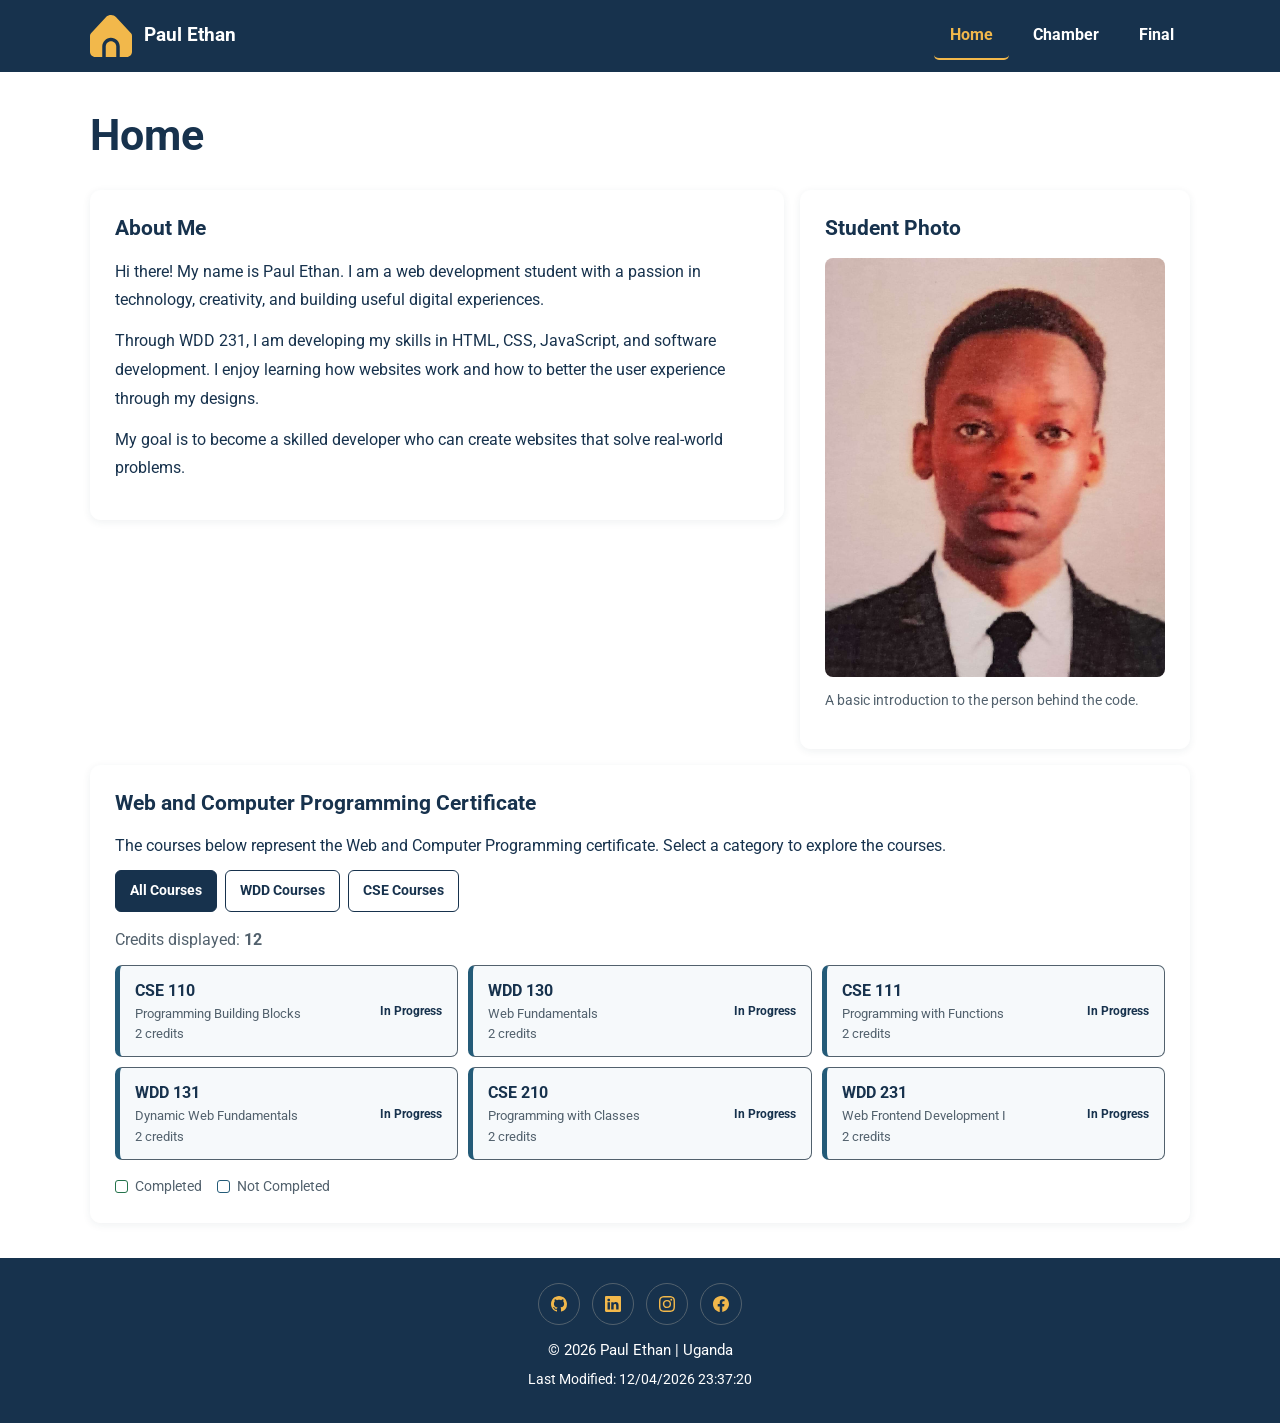
<file: index.html>
<!DOCTYPE html>
<html lang="en">

<head>
    <meta charset="UTF-8">
    <meta name="viewport" content="width=device-width, initial-scale=1.0">
    <meta name="description" content="Welcome to Paul Ethan's WDD 231 course home page consisting of web development journey, coursework, projects and programming progress.">
    <meta name="author" content="Paul Ethan">

    <meta property="og:title" content="Paul Ethan | WDD 231 Home">
    <meta property="og:description" content="Explore my web development coursework and projects.">
    <meta property="og:image" content="https://trixtrigger-lang.github.io/wdd231/images/profile.jpg">
    <meta property="og:type" content="website">
    <meta property="og:url" content="https://trixtrigger-lang.github.io/wdd231/">

    <title>Paul Ethan | WDD 231 Home</title>

    <!-- G00gle fonts-->
    <link rel="preconnect" href="https://fonts.googleapis.com">
    <link rel="preconnect" href="https://fonts.gstatic.com" crossorigin>
    <link href="https://fonts.googleapis.com/css2?family=Roboto:wght@400;500;700;900&display=swap" rel="stylesheet">
    
    <!-- Styles-->
    <link rel="stylesheet" href="styles/normalize.css">
    <link rel="stylesheet" href="styles/small.css">
    <link rel="stylesheet" href="styles/larger.css">

    <!-- Favicon-->
    <link rel="icon" href="favicon.ico">

    <!-- Scripts-->
    <script src="scripts/navigation.js" defer></script>
    <script src="scripts/date.js" defer></script>
    <script src="scripts/courses.js" defer></script>

</head>

<body>

    <a class="skip-link" href="#main-content">Skip to main content</a>

    <!--HEADER-->
    <header class="site-header">
        <div class="identity">
            <img src="images/home.svg" alt="Site logo" width="512" height="512">
            <span> Paul Ethan</span>
        </div>

        <button 
            class="menu-toggle"
            type="button"
            aria-label="Open navigation menu"
            aria-expanded="false"
            aria-controls="primary-navigation">

            <span class="menu-icon" aria-hidden="true"></span>
        </button>

        <nav id="primary-navigation" class="primary-nav" aria-label="Main navigation">
                
            <a href="index.html" aria-current="page">Home</a>
                
            <a href="chamber/index.html">Chamber</a>
                
            <a href="project/index.html">Final</a>
                
        </nav>
    </header>

    <!-- MAIN-->
    <main id="main-content">
        
        <h1>Home</h1>
        
        <div class="main-grid">
        
            <!-- ABOUT ME -->
            <section class="about card">
        
                <h2>About Me</h2>
        
                <p>
                    Hi there! My name is Paul Ethan. I am a web development
                    student with a passion in technology, creativity,
                    and building useful digital experiences.
                </p>
        
                <p>
                    Through WDD 231, I am developing my skills in
                    HTML, CSS, JavaScript, and software development.
                    I enjoy learning how websites work and how to better the user experience through my designs.
                </p>
        
                <p>
                    My goal is to become a skilled developer who can
                    create websites that solve real-world problems.
                </p>
        
            </section>
        
            <!-- STUDENT PHOTO -->
            <section class="photo card">
        
                <h2>Student Photo</h2>
        
                <img class="my-photo" 
                    src="images/my-photo.jpg" 
                    alt="Paul Ethan, web development student" 
                    width="400"
                    height="500" 
                    loading="lazy"
                >
        
                <p class="photo-note">
                    A basic introduction to the person behind the code.
                </p>
        
            </section>
        
            <!-- CERTIFICATE COURSES -->
            <section class="certificate card">
        
                <h2>Web and Computer Programming Certificate</h2>
        
                <p>
                    The courses below represent the Web and Computer
                    Programming certificate. Select a category to
                    explore the courses.
                </p>
        
                <!-- COURSE FILTER BUTTONS -->
                <div class="course-filters" role="group" aria-label="Filter courses">
        
                    <button class="filter-button active" type="button" data-filter="all" aria-pressed="true">
        
                        All Courses
        
                    </button>
        
                    <button class="filter-button" type="button" data-filter="WDD" aria-pressed="false">
        
                        WDD Courses
        
                    </button>
        
                    <button class="filter-button" type="button" data-filter="CSE" aria-pressed="false">
        
                        CSE Courses
        
                    </button>
        
                </div>
        
                <!-- CREDIT TOTAL -->
                <p class="credit-summary" aria-live="polite">
        
                    Credits displayed:
        
                    <strong id="credit-total">0</strong>
        
                </p>
        
                <!-- DYNAMIC COURSE CARDS -->
                <div id="course-list" class="course-list" aria-live="polite">
        
                    <p>Loading courses...</p>
        
                </div>
        
                <!-- COURSE COMPLETION KEY -->
                <div class="completion-key">
        
                    <span class="key-swatch completed-swatch"></span>
        
                    <span>Completed</span>
        
                    <span class="key-swatch pending-swatch"></span>
        
                    <span>Not Completed</span>
        
                </div>
        
            </section>
        
        </div>
        
    </main>

    <!--FOOTER-->
    <footer class="site-footer">
    
        <!-- SOCIAL MEDIA -->
        <div class="social-links">
    
            <a href="https://www.github.com/" target="_blank"><img src="images/github.svg" alt="github gateway" width="16" height="16"></a>
            <a href="https://www.linkedin.com/" target="_blank"><img src="images/linkedin.svg" alt="linkedin gateway" width="16" height="16"></a>
            <a href="https://www.instagram.com/" target="_blank"><img src="images/instagram.svg" alt="instagram gateway" width="16" height="16"></a>
            <a href="https://www.facebook.com/" target="_blank"><img src="images/facebook.svg" alt="facebook gateway" width="16" height="16"></a>
        </div>
    
        <!-- COPYRIGHT -->
        <p class="copyright">
    
            &copy;
    
            <span id="currentyear"></span>
    
            Paul Ethan | Uganda
    
        </p>
    
        <!-- LAST MODIFIED -->
        <p class="modified">
    
            Last Modified:
    
            <span id="lastModified"></span>
    
        </p>
    
    </footer>
</body>

</html>
</file>
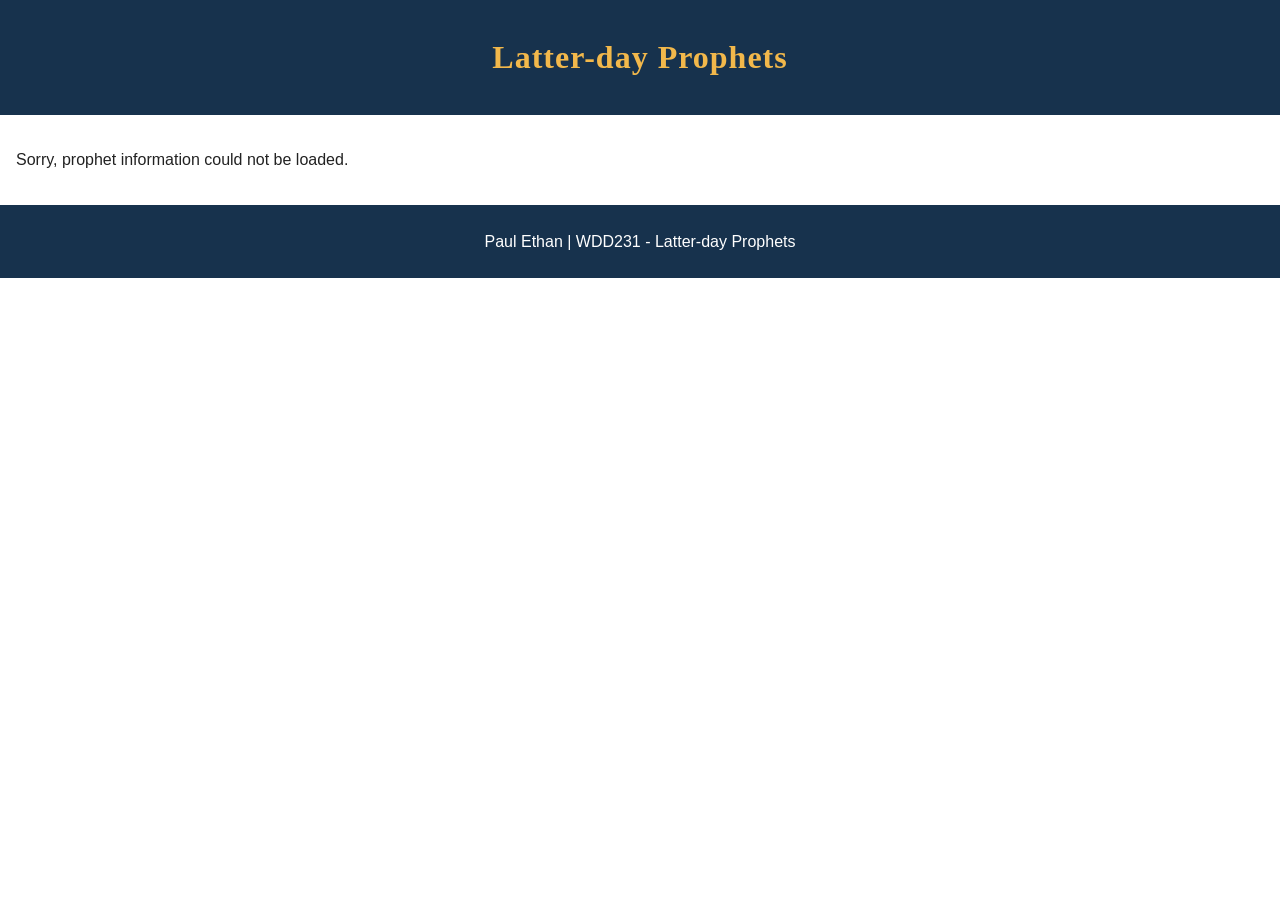
<file: prophets.html>
<!DOCTYPE html>
<html lang="en">

<head>
    <meta charset="UTF-8">
    <meta name="viewport" content="width=device-width, initial-scale=1.0">
    <meta name="description" content="Learn about the Latter-day prophets through biographical information and portraits.">
    <meta name="author" content="Paul Ethan">


    <!-- META TAGS-->
    <meta property="og:title" content="Latter-day Prophets">
    <meta property="og:description" content="Explore the lives, birthplaces, and biographies of Latter-day prophets.">
    <meta property="og:type" content="website">

    <title>Latter-day Prophets | WDD231</title>

    <!--STYLES-->
    <link rel="stylesheet" href="styles/prophets.css">

    <!--SCRIPTS-->
    <script src="scripts/prophets.js" defer></script>

    <!-- Favicon-->
    <link rel="icon" href="favicon1.ico">
</head>

<body>
    <header>
        <h1>Latter-day Prophets</h1>
    </header>

    <main>
        <div id="cards"></div>
    </main>

    <footer>
        <p>Paul Ethan | WDD231 - Latter-day Prophets</p>
    </footer>
</body>

</html>
</file>
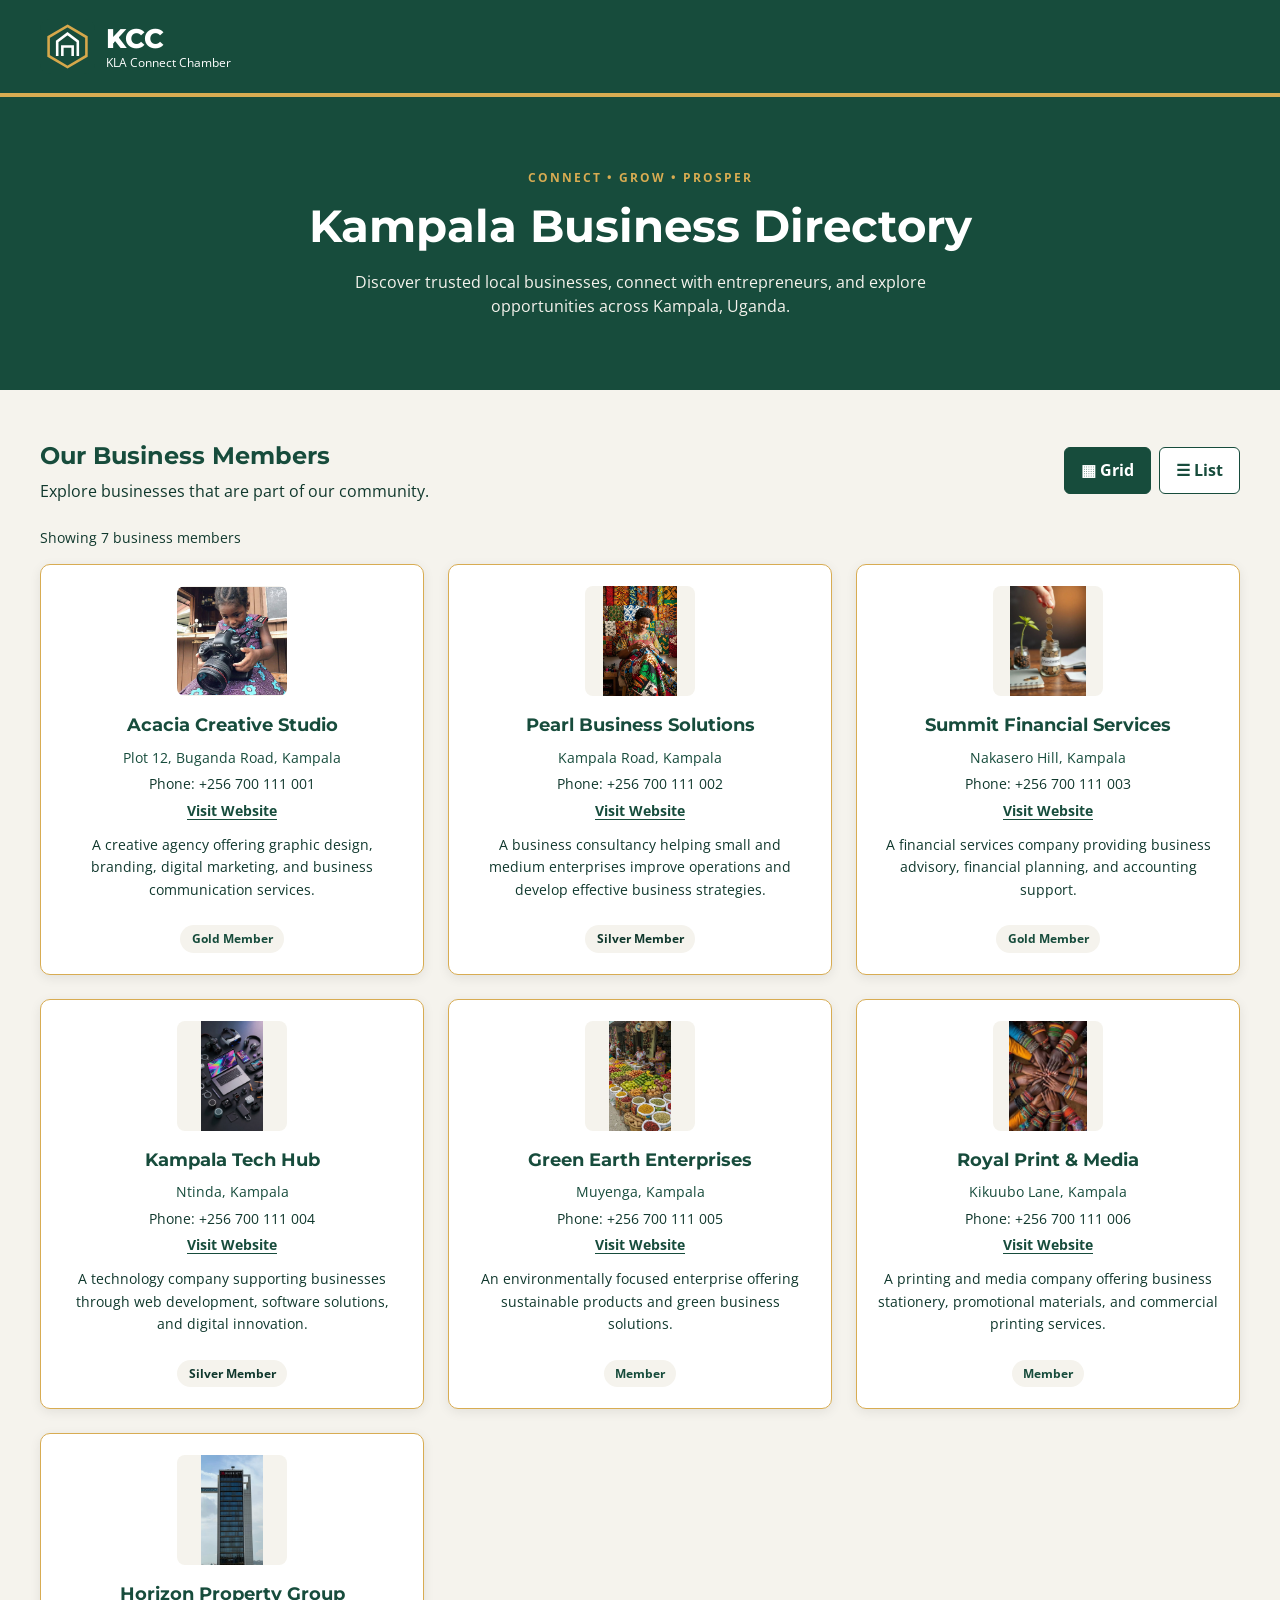
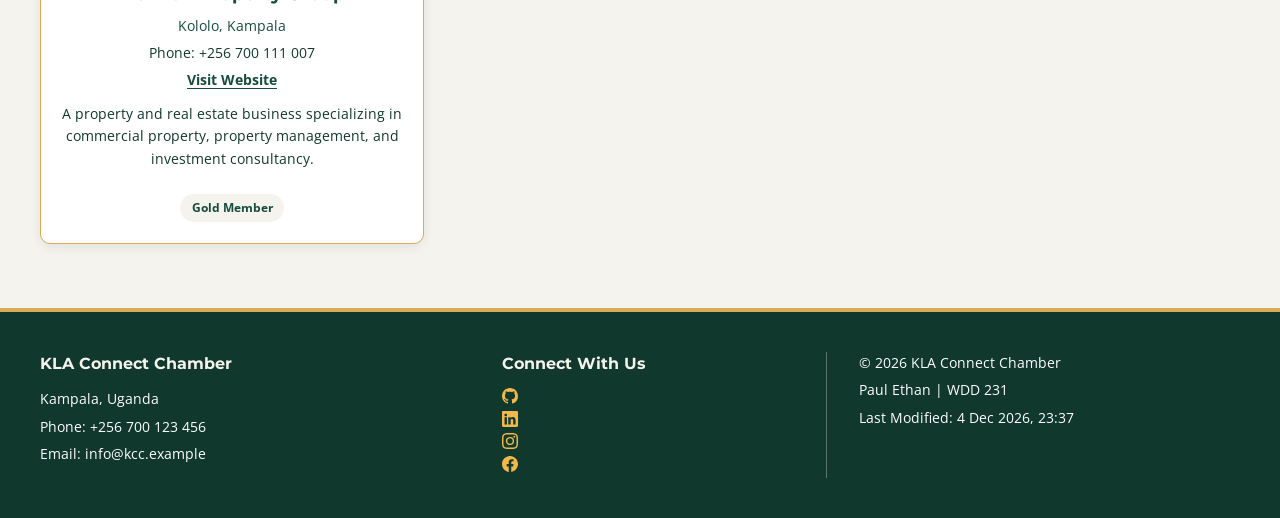
<file: chamber/directory.html>
<!DOCTYPE html>
<html lang="en">

<head>
    <meta charset="UTF-8">
    <meta name="viewport" content="width=device-width, initial-scale=1.0">
    <meta name="description"
        content="Explore the KLA Connect Chamber directory. Discover local businesses, services, entrepreneurs, and business opportunities in Kampala, Uganda.">
    <meta name="author" content="Paul Ethan">

    <!-- Open Graph Meta Tags -->
    <meta property="og:title" content="KLA Connect Chamber | Directory">
    <meta property="og:description"
        content="Discover Kampala businesses, connect with local entrepreneurs, and explore business opportunities through our chamber directory.">
    <meta property="og:image" content="https://trixtrigger-lang.github.io/wdd231/chamber/images/logo.svg">
    <meta property="og:url" content="https://trixtrigger-lang.github.io/wdd231/chamber/directory.html">
    <meta property="og:type" content="website">

    <title>Business Directory | KLA Connect Chamber</title>

    <!-- Favicon -->
    <link rel="icon" href="images/favicon2.ico" type="image/svg+xml">

    <!-- Google Fonts -->
    <link rel="preconnect" href="https://fonts.googleapis.com">
    <link rel="preconnect" href="https://fonts.gstatic.com" crossorigin>
    <link
        href="https://fonts.googleapis.com/css2?family=Montserrat:wght@400;500;600;700;800&family=Open+Sans:wght@400;500;600;700&display=swap"
        rel="stylesheet">

    <!-- CSS files: order matters -->
    <link rel="stylesheet" href="styles/normalize.css">
    <link rel="stylesheet" href="styles/small.css">
    <link rel="stylesheet" href="styles/large.css">

    <!-- JavaScript -->
    <script src="scripts/directory.js" defer></script>
</head>

<body>

    <header class="site-header">
        <div class="header-content">

            <a href="index.html" class="brand" aria-label="KLA Connect Chamber home">
                <img src="images/logo.svg" alt="" width="55" height="55">

                <div class="brand-text">
                    <span class="brand-name">KCC</span>
                    <span class="brand-description">KLA Connect Chamber</span>
                </div>
            </a>

            <nav class="main-navigation" aria-label="Main navigation">

                <details class="menu">
                    <summary class="menu-toggle">
                        <span>Menu</span>
                        <span aria-hidden="true">☰</span>
                    </summary>

                    <ul class="navigation-links">
                        <li><a href="index.html">Home</a></li>
                        <li><a href="discover.html">Discover</a></li>
                        <li><a href="directory.html" class="active" aria-current="page">Directory</a></li>
                        <li><a href="join.html">Join</a></li>
                    </ul>
                </details>

            </nav>

        </div>
    </header>

    <main>

        <section class="page-intro">
            <div class="intro-content">
                <p class="eyebrow">CONNECT • GROW • PROSPER</p>
                <h1>Kampala Business Directory</h1>
                <p>
                    Discover trusted local businesses, connect with entrepreneurs,
                    and explore opportunities across Kampala, Uganda.
                </p>
            </div>
        </section>

        <section class="directory-section">

            <div class="directory-heading">
                <div>
                    <h2>Our Business Members</h2>
                    <p>Explore businesses that are part of our community.</p>
                </div>

                <div class="view-controls">
                    <button id="grid-view" class="view-button active" type="button" aria-pressed="true">
                        ▦ Grid
                    </button>

                    <button id="list-view" class="view-button" type="button" aria-pressed="false">
                        ☰ List
                    </button>
                </div>
            </div>

            <p id="member-count" class="member-count">
                Loading business members...
            </p>

            <div id="members-container" class="members-grid">

                <p class="loading-message">Loading business members...</p>

            </div>

        </section>

    </main>

    <footer class="site-footer">

        <div class="footer-content">

            <div class="footer-contact">
                <h2>KLA Connect Chamber</h2>
                <p>Kampala, Uganda</p>
                <p>Phone: +256 700 123 456</p>
                <p>Email: info@kcc.example</p>
            </div>

            <div class="footer-social">
                <h2>Connect With Us</h2>

                <a href="https://www.github.com/" target="_blank"><img src="images/github.svg" alt="github gateway"
                        width="16" height="16"></a>
                <a href="https://www.linkedin.com/" target="_blank"><img src="images/linkedin.svg"
                        alt="linkedin gateway" width="16" height="16"></a>
                <a href="https://www.instagram.com/" target="_blank"><img src="images/instagram.svg"
                        alt="instagram gateway" width="16" height="16"></a>
                <a href="https://www.facebook.com/" target="_blank"><img src="images/facebook.svg"
                        alt="facebook gateway" width="16" height="16"></a>
            </div>

            <div class="footer-development">
                <p>&copy; <span id="current-year"></span> KLA Connect Chamber</p>
                <p>Paul Ethan | WDD 231</p>
                <p>Last Modified: <span id="last-modified"></span></p>
            </div>

        </div>

    </footer>

</body>

</html>
</file>
<file: styles/small.css>
/* ================================
   GLOBAL STYLES
================================ */

:root {
    --primary-color: #17324d;
    --secondary-color: #245b78;
    --accent-color: #f2b84b;
    --muted-color: #52616d;
    --white: #ffffff;
    --completed-border: #24734b;
}

/* RESET */

* {
    margin: 0;
    padding: 0;
    box-sizing: border-box;
}

/* BODY */

body {
    font-family: "Roboto", sans-serif;

    background-color: var(--white);

    color: var(--primary-color);

    line-height: 1.6;

    min-width: 320px;
}

/* LINKS */

a {
    color: inherit;
}

/* SKIP LINK */

.skip-link {
    position: absolute;

    left: -9999px;
    top: 0;

    background-color: white;
    color: var(--primary-color);

    padding: 10px;

    z-index: 100;
}

.skip-link:focus {
    left: 10px;
    top: 10px;
}

/* ================================
   HEADER
================================ */

.site-header {
    background-color: var(--primary-color);

    color: var(--white);

    display: flex;

    align-items: center;

    justify-content: space-between;

    gap: 15px;

    padding: 12px 16px;

    position: relative;
}

/* LOGO AND NAME */

.identity {
    display: flex;

    align-items: center;

    gap: 12px;

    font-size: 1.2rem;

    font-weight: 700;
}

.identity img {
    width: 42px;
    height: 42px;
}

/* ================================
   HAMBURGER MENU
================================ */

.menu-toggle {
    display: grid;

    place-items: center;

    width: 44px;
    height: 44px;

    border: 1px solid #52616d;

    border-radius: 6px;

    background: transparent;

    color: white;

    cursor: pointer;
}

.menu-icon,
.menu-icon::before,
.menu-icon::after {
    display: block;

    width: 22px;
    height: 2px;

    background-color: white;

    content: "";
}

.menu-icon {
    position: relative;
}

.menu-icon::before {
    position: absolute;

    top: -7px;
}

.menu-icon::after {
    position: absolute;

    top: 7px;
}

/* ================================
   NAVIGATION
================================ */

.primary-nav {
    display: none;

    position: absolute;

    top: 100%;

    left: 0;
    right: 0;

    z-index: 10;

    background-color: var(--primary-color);

    padding: 8px 16px 16px;
}

.primary-nav.open {
    display: grid;
}

.primary-nav a {
    display: block;

    text-decoration: none;

    padding: 12px 16px;

    font-weight: 700;

    border-radius: 5px;

    border-bottom: 2px solid transparent;
}

.primary-nav a[aria-current="page"] {
    color: var(--accent-color);

    border-bottom-color: var(--accent-color);
}

.primary-nav a:hover,
.primary-nav a:focus-visible {
    background-color: #245b78;

    outline-offset: 3px;
}

/* ================================
   MAIN CONTENT
================================ */

main {
    width: min(100% - 32px, 1100px);

    margin: 25px auto 35px;
}

h1 {
    color: var(--primary-color);

    font-size: clamp(2rem, 6vw, 2.7rem);

    margin-bottom: 20px;
}

h2 {
    color: var(--primary-color);

    font-size: 1.3rem;

    line-height: 1.3;

    margin-bottom: 16px;
}

/* MAIN GRID */

.main-grid {
    display: grid;

    grid-template-columns: 1fr;

    gap: 16px;
}

/* ================================
   CARDS
================================ */

.card {
    background-color: var(--white);

    border: 1px solid var(--white);

    border-radius: 10px;

    padding: 20px;

    box-shadow: 0 2px 8px rgb(23 50 77 / 7%);

    min-width: 0;
}

.card p {
    margin-bottom: 12px;
}

/* ABOUT SECTION */

.about {
    line-height: 1.8;
}

/* ================================
   PHOTO SECTION
================================ */

.my-photo {
    display: block;

    width: 100%;

    max-width: 400px;

    height: auto;

    margin: 0 auto;

    border-radius: 8px;

    object-fit: cover;
}

.photo-note {
    color: var(--muted-color);

    font-size: 0.9rem;

    margin-top: 12px;
}

/* ================================
   COURSE FILTERS
================================ */

.course-filters {
    display: flex;

    flex-wrap: wrap;

    gap: 8px;

    margin-bottom: 15px;
}

.filter-button {
    border: 1px solid var(--primary-color);

    border-radius: 6px;

    padding: 10px 14px;

    background-color: var(--white);

    color: var(--primary-color);

    font-family: inherit;

    font-size: 0.9rem;

    font-weight: 700;

    cursor: pointer;

    min-height: 42px;
}

.filter-button:hover,
.filter-button:focus-visible {
    background-color: white;

    outline-offset: 2px;
}

.filter-button.active {
    background-color: var(--primary-color);

    color: var(--white);
}

/* CREDIT SUMMARY */

.credit-summary {
    color: var(--muted-color);

    margin-bottom: 12px;
}

/* ================================
   COURSE CARDS
================================ */

.course-list {
    display: grid;

    grid-template-columns: 1fr;

    gap: 10px;
}

.course-card {
    border: 1px solid #52616d;

    border-left: 5px solid var(--secondary-color);

    border-radius: 7px;

    padding: 12px 15px;

    background-color: #f6f9fb;

    display: flex;

    justify-content: space-between;

    align-items: center;

    gap: 12px;
}

.course-card strong {
    color: var(--primary-color);

    display: block;
}

.course-card small {
    display: block;

    color: var(--muted-color);
}

/* COMPLETED COURSES */

.course-card.completed {
    background-color: var(--white);

    border-color: var(--completed-border);
}

.course-status {
    font-size: 0.78rem;

    font-weight: 700;

    text-align: right;

    white-space: nowrap;
}

.completed .course-status {
    color: #24734b;
}

/* COMPLETION KEY */

.completion-key {
    display: flex;

    align-items: center;

    flex-wrap: wrap;

    gap: 7px;

    margin-top: 16px;

    color: var(--muted-color);

    font-size: 0.85rem;
}

.key-swatch {
    width: 13px;
    height: 13px;

    border-radius: 3px;

    display: inline-block;
}

.completed-swatch {
    background-color: var(--white);

    border: 1px solid var(--completed-border);
}

.pending-swatch {
    background-color: white;

    border: 1px solid var(--secondary-color);

    margin-left: 8px;
}

/* ================================
   FOOTER
================================ */

.site-footer {
    background-color: var(--primary-color);

    color: var(--white);

    text-align: center;

    padding: 25px 16px;

    font-size: 0.92rem;
}

.site-footer p {
    margin: 7px 0;

    overflow-wrap: anywhere;
}

/* SOCIAL LINKS */

.social-links {
    display: flex;

    justify-content: center;

    gap: 12px;

    margin-bottom: 14px;
}

.social-links a {
    width: 42px;
    height: 42px;

    display: grid;

    place-items: center;

    border: 1px solid #52616d;

    border-radius: 50%;
}

.social-links a:hover,
.social-links a:focus-visible {
    background-color: #245b78;

    outline-offset: 3px;
}

.social-links svg {
    width: 21px;
    height: 21px;

    fill: white;
}

.modified {
    color: white;

    font-size: 0.85rem;
}

/* REDUCED MOTION */

@media (prefers-reduced-motion: reduce) {

    *,
    *::before,
    *::after {
        scroll-behavior: auto !important;

        transition: none !important;
    }
}
</file>
<file: styles/larger.css>
/* =================================
   TABLET AND DESKTOP DESIGN
================================= */

@media screen and (min-width: 700px) {

    /* HEADER */

    .site-header {
        padding: 12px max(32px, calc((100% - 1100px) / 2));
    }

    /* HIDE HAMBURGER */

    .menu-toggle {
        display: none;
    }

    /* DESKTOP NAVIGATION */

    .primary-nav {
        display: flex;

        position: static;

        padding: 0;

        gap: 8px;

        background-color: transparent;
    }

    .primary-nav a {
        padding: 10px 16px;

        border-bottom: 2px solid transparent;
    }

    /* MAIN GRID */

    .main-grid {
        grid-template-columns:
            minmax(0, 1.6fr) minmax(230px, 0.9fr);

        align-items: start;
    }

    /* ABOUT */

    .about {
        grid-column: 1;
    }

    /* PHOTO */

    .photo {
        grid-column: 2;

        grid-row: 1;
    }

    /* CERTIFICATE */

    .certificate {
        grid-column: 1 / -1;
    }

    /* COURSE GRID */

    .course-list {
        grid-template-columns: repeat(2, minmax(0, 1fr));
    }
}


/* =================================
   LARGE DESKTOP
================================= */

@media screen and (min-width: 1000px) {

    .course-list {
        grid-template-columns: repeat(3, minmax(0, 1fr));
    }

    .card {
        padding: 24px;
    }

}
</file>
<file: styles/prophets.css>
/* General page styling */
* {
    margin: 0;
    padding: 0;
    box-sizing: border-box;
}

body {
    font-family: Arial, Helvetica, sans-serif;
    background-color: white;
    color: #222;
    line-height: 1.6;
}

/* Header */
header {
    background-color: #17324d;
    color: white;
    text-align: center;
    padding: 2rem 1rem;
}

header h1 {
    font-size: 2rem;
    letter-spacing: 1px;
    color: #f2b84b;
    font-family: 'Times New Roman', Times, serif;
}

/* Main content */
main {
    max-width: 1400px;
    margin: 2rem auto;
    padding: 0 1rem;
}

/* Responsive cards container */
#cards {
    display: grid;
    grid-template-columns: repeat(auto-fit, minmax(260px, 1fr));
    gap: 1.5rem;
}

/* Individual prophet cards */
#cards section {
    background-color: white;
    padding: 1.5rem;
    border-radius: 12px;
    text-align: center;
    box-shadow: 0 3px 10px rgba(0, 0, 0, 0.1);
    transition: transform 0.3s ease, box-shadow 0.3s ease;
}

#cards section:hover {
    transform: translateY(-5px);
    box-shadow: 0 6px 16px rgba(0, 0, 0, 0.15);
}

/* Prophet names */
#cards h2 {
    color: #17324d;
    font-size: 1.3rem;
    margin-bottom: 1rem;
}

/* Prophet images */
#cards img {
    width: 100%;
    max-width: 240px;
    height: 280px;
    object-fit: cover;
    border-radius: 8px;
    margin-bottom: 1rem;
}

/* Prophet information */
#cards p {
    font-size: 0.95rem;
    margin: 0.4rem 0;
    color: #24734b;
}

/* Footer */
footer {
    background-color: #17324d;
    color: white;
    text-align: center;
    padding: 1.5rem;
    margin-top: 2rem;
}

/* Small screen adjustments */
@media screen and (max-width: 400px) {
    header h1 {
        font-size: 1.5rem;
    }

    #cards {
        grid-template-columns: 1fr;
    }
}
</file>
<file: chamber/styles/small.css>
/* =================================
   KAMPALA CHAMBER - SMALL CSS
   Mobile-first design
================================= */

:root {
    --primary: #174C3C;
    --primary-dark: #10382D;
    --secondary: #D8AC52;
    --background: #F5F3ED;
    --surface: #FFFFFF;
    --text: #252b28;
    --shadow: 0 3px 12px rgba(0, 0, 0, 0.08);
}

body {
    font-family: "Open Sans", Arial, sans-serif;
    color: var(--text);
    background: var(--background);
}

/* HEADER */

.site-header {
    background: var(--primary);
    color: white;
    border-bottom: 4px solid #D8AC52;
}

.header-content {
    width: min(100% - 2rem, 1200px);
    margin: 0 auto;
    padding: 1rem 0;
    display: flex;
    justify-content: space-between;
    align-items: center;
    gap: 1rem;
}

.brand {
    display: flex;
    align-items: center;
    gap: 0.7rem;
    color: white;
    min-width: 0;
}

.brand img {
    width: 45px;
    height: 45px;
    flex-shrink: 0;
}

.brand-name {
    display: block;
    font-family: "Montserrat", sans-serif;
    font-weight: 800;
    font-size: 1.4rem;
    line-height: 1.2;
}

.brand-description {
    display: block;
    font-size: 0.65rem;
    max-width: 190px;
    line-height: 1.3;
}

/* NAVIGATION */

.menu {
    position: relative;
}

.menu-toggle {
    cursor: pointer;
    display: flex;
    align-items: center;
    gap: 0.5rem;
    padding: 0.6rem;
    font-weight: 700;
    border: 1px solid #174C3C;
    border-radius: 6px;
}

.menu-toggle:hover {
    background: var(--primary-dark);
}

.navigation-links {
    position: absolute;
    z-index: 10;
    right: 0;
    top: calc(100% + 0.7rem);
    min-width: 190px;
    background: var(--surface);
    box-shadow: var(--shadow);
    border-radius: 8px;
    overflow: hidden;
}

.navigation-links a {
    display: block;
    color: var(--primary);
    padding: 0.85rem 1rem;
    font-weight: 600;
}

.navigation-links a:hover,
.navigation-links a.active {
    background: var(--surface);
    color: var(--primary-dark);
}

.navigation-links a:focus-visible,
.menu-toggle:focus-visible {
    outline: 3px solid var(--secondary);
    outline-offset: 3px;
}

/* INTRODUCTION */

.page-intro {
    background: var(--primary);
    color: white;
    padding: 3rem 1rem;
    text-align: center;
}

.intro-content {
    max-width: 800px;
    margin: 0 auto;
}

.eyebrow {
    color: var(--secondary);
    font-size: 0.75rem;
    font-weight: 700;
    letter-spacing: 2px;
    margin-bottom: 0.8rem;
}

.page-intro h1 {
    font-family: "Montserrat", sans-serif;
    font-size: clamp(1.8rem, 7vw, 2.8rem);
    line-height: 1.2;
    margin-bottom: 1rem;
}

.page-intro p:last-child {
    max-width: 650px;
    margin: 0 auto;
    color: #F5F3ED;
}

/* DIRECTORY */

.directory-section {
    width: min(100% - 2rem, 1200px);
    margin: 2.5rem auto;
}

.directory-heading {
    display: flex;
    flex-direction: column;
    gap: 1rem;
    margin-bottom: 1.5rem;
}

.directory-heading h2 {
    font-family: "Montserrat", sans-serif;
    color: var(--primary);
    font-size: 1.5rem;
}

.directory-heading p {
    color: var(--primary-dark);
    margin-top: 0.3rem;
}

.view-controls {
    display: flex;
    gap: 0.5rem;
}

.view-button {
    background: white;
    color: var(--primary);
    border: 1px solid var(--primary);
    border-radius: 6px;
    padding: 0.65rem 1rem;
    font-weight: 700;
}

.view-button:hover,
.view-button.active {
    background: var(--primary);
    color: white;
}

.view-button:focus-visible {
    outline: 3px solid var(--secondary);
    outline-offset: 3px;
}

.member-count {
    color: var(--primary-dark);
    font-size: 0.9rem;
    margin-bottom: 1rem;
}

/* MEMBER GRID */

.members-grid {
    display: grid;
    grid-template-columns: 1fr;
    gap: 1.2rem;
}

/* MEMBER CARD */

.member-card {
    background: var(--surface);
    padding: 1.3rem;
    border: 1px solid #D8AC52;
    border-radius: 10px;
    box-shadow: var(--shadow);
    text-align: center;
    overflow-wrap: anywhere;
}

.member-card img {
    width: 110px;
    height: 110px;
    object-fit: contain;
    margin: 0 auto 1rem;
    border-radius: 8px;
    background: var(--background);
}

.member-card h3 {
    font-family: "Montserrat", sans-serif;
    color: var(--primary);
    font-size: 1.1rem;
    margin-bottom: 0.5rem;
}

.member-card p {
    font-size: 0.88rem;
    color: var(--primary-dark);
    margin: 0.35rem 0;
}

.member-card .member-description {
    margin: 0.8rem 0;
    line-height: 1.6;
}

.member-card .member-address {
    color: var(--primary);
}

.member-card a {
    color: var(--primary);
    font-weight: 700;
    text-decoration: underline;
    text-underline-offset: 3px;
}

.member-card a:hover {
    color: var(--secondary);
}

.membership-badge {
    display: inline-block;
    padding: 0.3rem 0.7rem;
    margin-top: 0.7rem;
    border-radius: 20px;
    font-size: 0.75rem;
    font-weight: 700;
}

.level-1 {
    background: #F5F3ED;
    color: #174C3C;
}

.level-2 {
    background: #F5F3ED;
    color: #10382D;
}

.level-3 {
    background: #F5F3ED;
    color: #174C3C;
}

.loading-message,
.error-message {
    grid-column: 1 / -1;
    text-align: center;
    padding: 2rem;
    background: white;
    border-radius: 8px;
}

/* LIST VIEW */

.members-list {
    display: flex;
    flex-direction: column;
    gap: 0.6rem;
}

.members-list .member-card {
    display: flex;
    flex-direction: column;
    align-items: center;
    text-align: center;
    gap: 0.8rem;
    box-shadow: none;
}

.members-list .member-card img {
    width: 75px;
    height: 75px;
    margin: 0;
}

.members-list .member-card h3 {
    margin: 0;
}

.members-list .member-card .member-description {
    max-width: 450px;
}

/* FOOTER */

.site-footer {
    background: var(--primary-dark);
    color: white;
    padding: 2.5rem 1rem;
    border-top: 4px solid var(--secondary);
}

.footer-content {
    width: min(100%, 1200px);
    margin: 0 auto;
    display: grid;
    grid-template-columns: 1fr;
    gap: 2rem;
}

.site-footer h2 {
    font-family: "Montserrat", sans-serif;
    font-size: 1rem;
    margin-bottom: 0.8rem;
    color: #F5F3ED;
}

.site-footer p,
.site-footer a {
    color: #FFFFFF;
    font-size: 0.88rem;
    margin-bottom: 0.4rem;
}

.footer-social a {
    display: block;
    width: fit-content;
    text-decoration: underline;
    text-underline-offset: 3px;
}

.site-footer a:hover {
    color: var(--secondary);
}

.footer-development {
    border-top: 1px solid #174C3C;
    padding-top: 1rem;
}

/* REDUCED MOTION */

@media (prefers-reduced-motion: reduce) {

    *,
    *::before,
    *::after {
        scroll-behavior: auto !important;
        animation-duration: 0.01ms !important;
        transition-duration: 0.01ms !important;
    }
}
</file>
<file: chamber/styles/large.css>
/* =================================
   KAMPALA CHAMBER - LARGE CSS
   Tablet and desktop layouts
================================= */

@media screen and (min-width: 640px) {

    /* Header */
    .header-content {
        padding: 1.2rem 0;
    }

    .brand img {
        width: 55px;
        height: 55px;
    }

    .brand-name {
        font-size: 1.7rem;
    }

    .brand-description {
        font-size: 0.72rem;
        max-width: none;
    }

    /* Navigation */
    .menu summary {
        display: none;
    }

    .menu .navigation-links {
        position: static;
        display: flex;
        align-items: center;
        gap: 0.3rem;
        min-width: auto;
        background: transparent;
        box-shadow: none;
        overflow: visible;
    }

    .navigation-links a {
        color: white;
        padding: 0.7rem 0.8rem;
        border-radius: 5px;
        font-size: 0.9rem;
    }

    .navigation-links a:hover,
    .navigation-links a.active {
        background: var(--secondary);
        color: var(--primary-dark);
    }

    /* Introduction */
    .page-intro {
        padding: 4.5rem 2rem;
    }

    /* Directory heading */
    .directory-heading {
        flex-direction: row;
        justify-content: space-between;
        align-items: center;
    }

    /* Business grid */
    .members-grid {
        grid-template-columns: repeat(2, minmax(0, 1fr));
        gap: 1.5rem;
    }

    /* List view */
    .members-list .member-card {
        flex-direction: row;
        text-align: left;
        padding: 1rem 1.5rem;
    }

    .members-list .member-card img {
        flex-shrink: 0;
    }

    .members-list .member-card>div {
        flex: 1;
    }

    /* Footer */
    .footer-content {
        grid-template-columns: repeat(2, minmax(0, 1fr));
    }

    .footer-development {
        grid-column: 1 / -1;
    }
}

@media screen and (min-width: 1000px) {

    /* Business grid */
    .members-grid {
        grid-template-columns: repeat(3, minmax(0, 1fr));
    }

    .directory-section {
        margin-top: 3rem;
        margin-bottom: 4rem;
    }

    /* Footer */
    .footer-content {
        grid-template-columns: 1.5fr 1fr 1.5fr;
        gap: 3rem;
    }

    .footer-development {
        grid-column: auto;
        border-top: none;
        border-left: 1px solid #FFFFFF50;
        padding: 0 0 0 2rem;
    }
}
</file>
